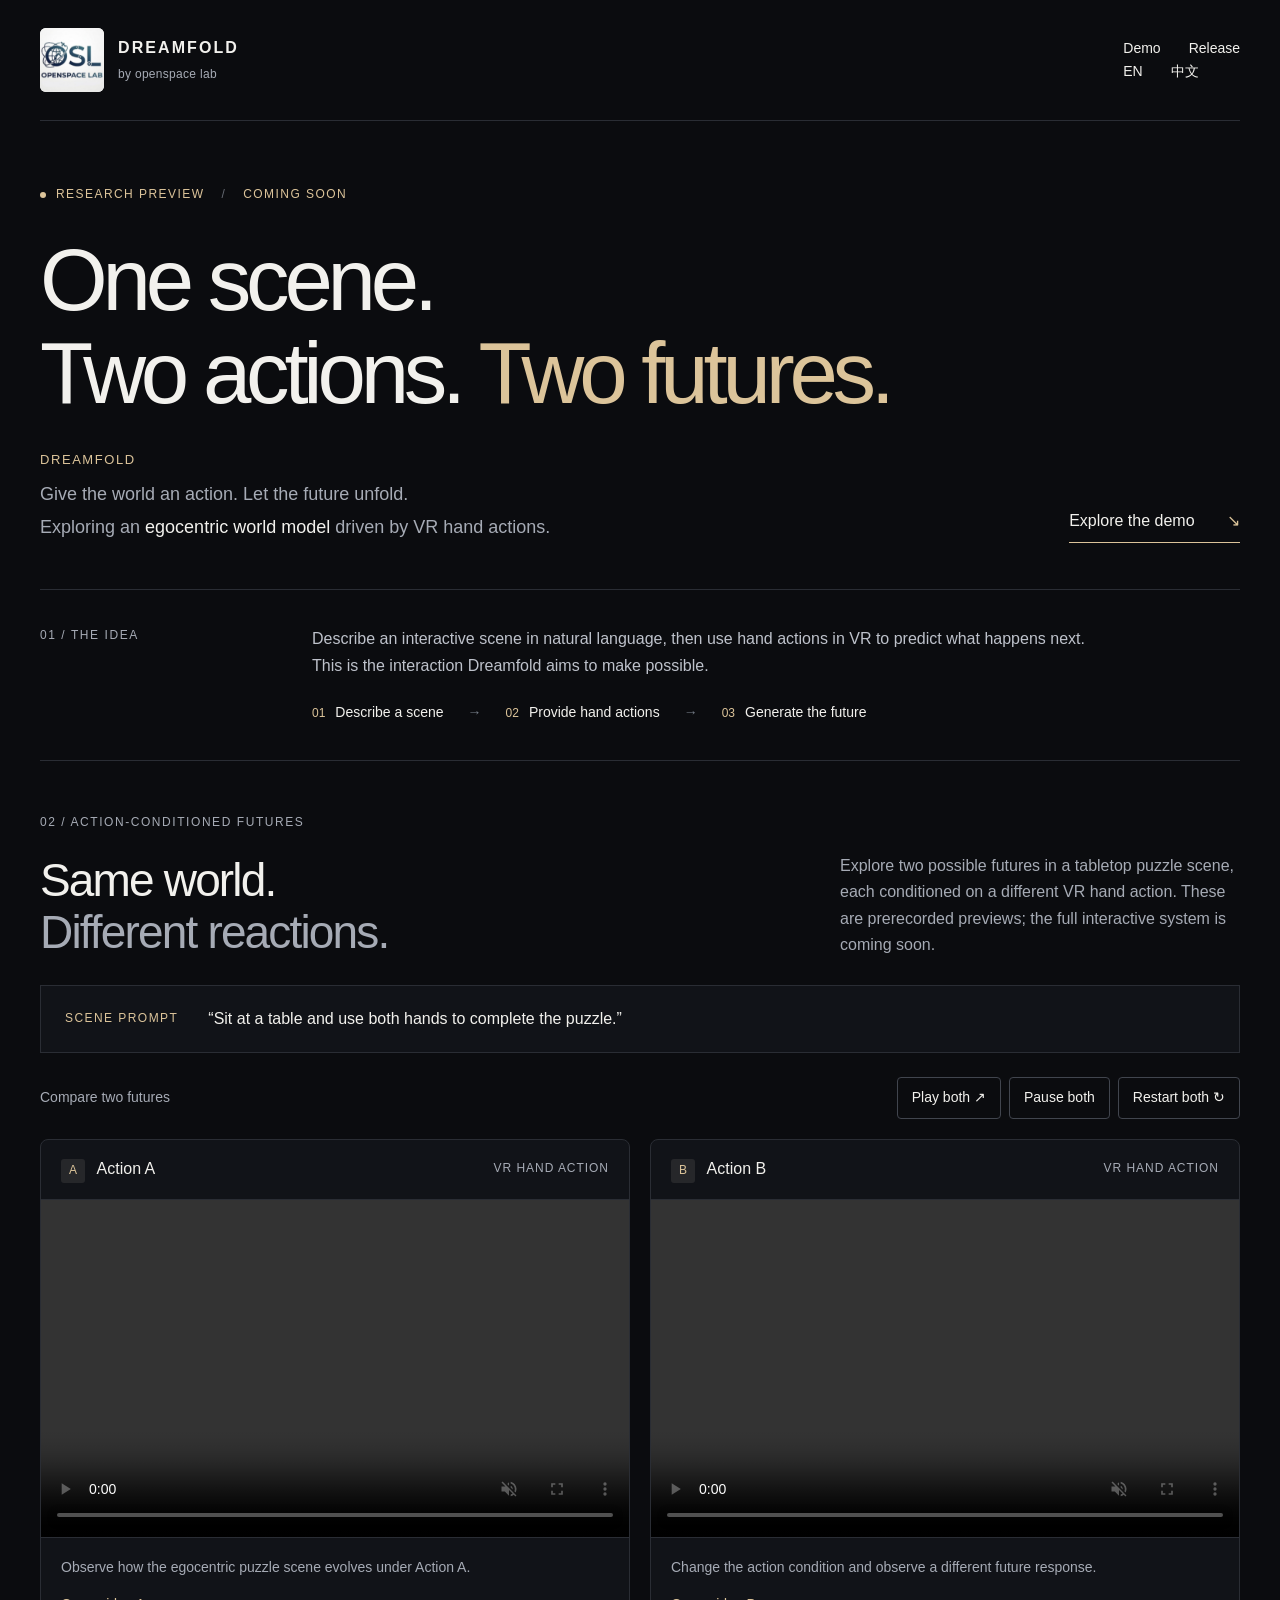
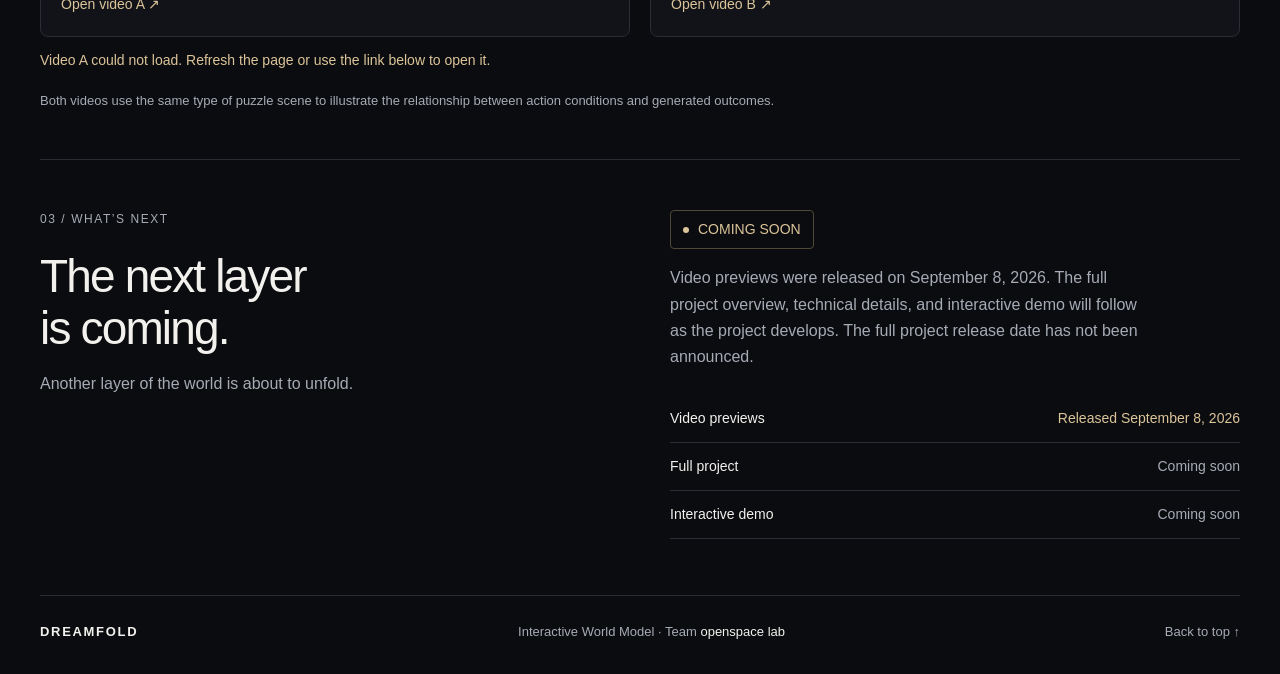
<file: index.html>
<!doctype html>
<html lang="en">
<head>
  <meta charset="utf-8">
  <meta name="viewport" content="width=device-width, initial-scale=1">
  <meta name="theme-color" content="#0b0c0f">
  <meta name="author" content="openspace lab">
  <title>Dreamfold — Interactive World Model · Coming Soon</title>
  <meta name="description" content="Dreamfold explores an egocentric world model driven by VR hand actions. Preview two action-conditioned futures. Full project coming soon.">
  <meta property="og:type" content="website">
  <meta property="og:title" content="Dreamfold — Interactive World Model">
  <meta property="og:description" content="One scene. Two actions. Two futures. A world model research preview. Full project coming soon.">
  <link rel="icon" href="./logo.png" type="image/png">
  <link rel="alternate" hreflang="en" href="./index.html">
  <link rel="alternate" hreflang="zh-CN" href="./zh.html">
  <link rel="stylesheet" href="./styles.css">
  <script src="./script.js" defer></script>
</head>
<body>
  <a class="skip-link" href="#main">Skip to main content</a>
  <div class="wrap">
    <header class="header">
      <a class="brand brand-lockup" href="./index.html" aria-label="Dreamfold · openspace lab home"><img class="brand-logo" src="./logo.png" alt="openspace lab logo" width="64" height="64"><span class="brand-text">DREAMFOLD<span class="team-credit">by openspace lab</span></span></a>
      <div class="header-nav"><nav aria-label="Main navigation"><a href="#demo">Demo</a><a href="#release">Release</a></nav><nav class="language-switch" aria-label="Language"><a href="./index.html" lang="en" hreflang="en" aria-current="page">EN</a><a href="./zh.html" lang="zh-CN" hreflang="zh-CN">中文</a></nav></div>
    </header>
    <main id="main">
      <section class="hero" aria-labelledby="hero-title">
        <div class="eyebrow"><span class="status-dot" aria-hidden="true"></span> RESEARCH PREVIEW <span class="divider">/</span> COMING SOON</div>
        <h1 id="hero-title">One scene.<br>Two actions. <span class="accent">Two futures.</span></h1>
        <div class="hero-bottom">
          <div><p class="subtitle">DREAMFOLD</p><p class="lead">Give the world an action. Let the future unfold.<br>Exploring an <strong>egocentric world model</strong> driven by VR hand actions.</p></div>
          <a class="text-link" href="#demo">Explore the demo <span aria-hidden="true">↘</span></a>
        </div>
      </section>
      <section class="concept" aria-label="Research concept">
        <div class="section-label">01 / THE IDEA</div>
        <div class="concept-content"><p>Describe an interactive scene in natural language, then use hand actions in VR to predict what happens next. This is the interaction Dreamfold aims to make possible.</p>
          <div class="pipeline"><div><span class="step">01</span>Describe a scene</div><span aria-hidden="true">→</span><div><span class="step">02</span>Provide hand actions</div><span aria-hidden="true">→</span><div><span class="step">03</span>Generate the future</div></div>
        </div>
      </section>
      <section class="demo" id="demo" aria-labelledby="demo-title">
        <div class="section-label">02 / ACTION-CONDITIONED FUTURES</div>
        <div class="section-top"><h2 id="demo-title">Same world.<br><span>Different reactions.</span></h2><p class="section-copy">Explore two possible futures in a tabletop puzzle scene, each conditioned on a different VR hand action. These are prerecorded previews; the full interactive system is coming soon.</p></div>
        <div class="prompt-block"><span class="prompt-label">SCENE PROMPT</span><p>“Sit at a table and use both hands to complete the puzzle.”</p></div>
        <div class="demo-toolbar" id="demo-toolbar" hidden><span>Compare two futures</span><div class="controls"><button id="play-all" type="button">Play both <span aria-hidden="true">↗</span></button><button id="pause-all" type="button">Pause both</button><button id="restart-all" type="button">Restart both <span aria-hidden="true">↻</span></button></div></div>
        <div class="compare">
          <article class="card"><div class="card-head"><h3><span class="action-letter">A</span> Action A</h3><span class="tag">VR HAND ACTION</span></div><div class="video-wrap"><video id="videoA" controls muted playsinline loop preload="metadata" aria-label="Future video conditioned on Action A" aria-describedby="caption-a"><source src="./49435776794c3f9425a80272c5150f27.mp4" type="video/mp4">Your browser does not support video playback. Use the link below to open the video.</video></div><div class="card-copy"><p id="caption-a">Observe how the egocentric puzzle scene evolves under Action A.</p><a href="./49435776794c3f9425a80272c5150f27.mp4">Open video A <span aria-hidden="true">↗</span></a></div></article>
          <article class="card"><div class="card-head"><h3><span class="action-letter">B</span> Action B</h3><span class="tag">VR HAND ACTION</span></div><div class="video-wrap"><video id="videoB" controls muted playsinline loop preload="metadata" aria-label="Future video conditioned on Action B" aria-describedby="caption-b"><source src="./1c7aef96aeb8b9680c5bc72e01ecaf62.mp4" type="video/mp4">Your browser does not support video playback. Use the link below to open the video.</video></div><div class="card-copy"><p id="caption-b">Change the action condition and observe a different future response.</p><a href="./1c7aef96aeb8b9680c5bc72e01ecaf62.mp4">Open video B <span aria-hidden="true">↗</span></a></div></article>
        </div>
        <p class="playback-status" id="playback-status" role="status" aria-live="polite"></p>
        <p class="demo-note">Both videos use the same type of puzzle scene to illustrate the relationship between action conditions and generated outcomes.</p>
      </section>
      <section class="release" id="release" aria-labelledby="release-title"><div><div class="section-label">03 / WHAT’S NEXT</div><h2 id="release-title">The next layer<br>is coming.</h2><p>Another layer of the world is about to unfold.</p></div><div class="release-details"><span class="release-badge"><span class="status-dot" aria-hidden="true"></span> COMING SOON</span><p>Video previews were released on <time datetime="2026-09-08">September 8, 2026</time>. The full project overview, technical details, and interactive demo will follow as the project develops. The full project release date has not been announced.</p><dl><div><dt>Video previews</dt><dd class="available">Released <time datetime="2026-09-08">September 8, 2026</time></dd></div><div><dt>Full project</dt><dd>Coming soon</dd></div><div><dt>Interactive demo</dt><dd>Coming soon</dd></div></dl></div></section>
    </main>
    <footer><a class="brand" href="./index.html">DREAMFOLD</a><span>Interactive World Model · Team <span class="team-name">openspace lab</span></span><a href="#hero-title">Back to top ↑</a></footer>
  </div>
</body>
</html>
</file>
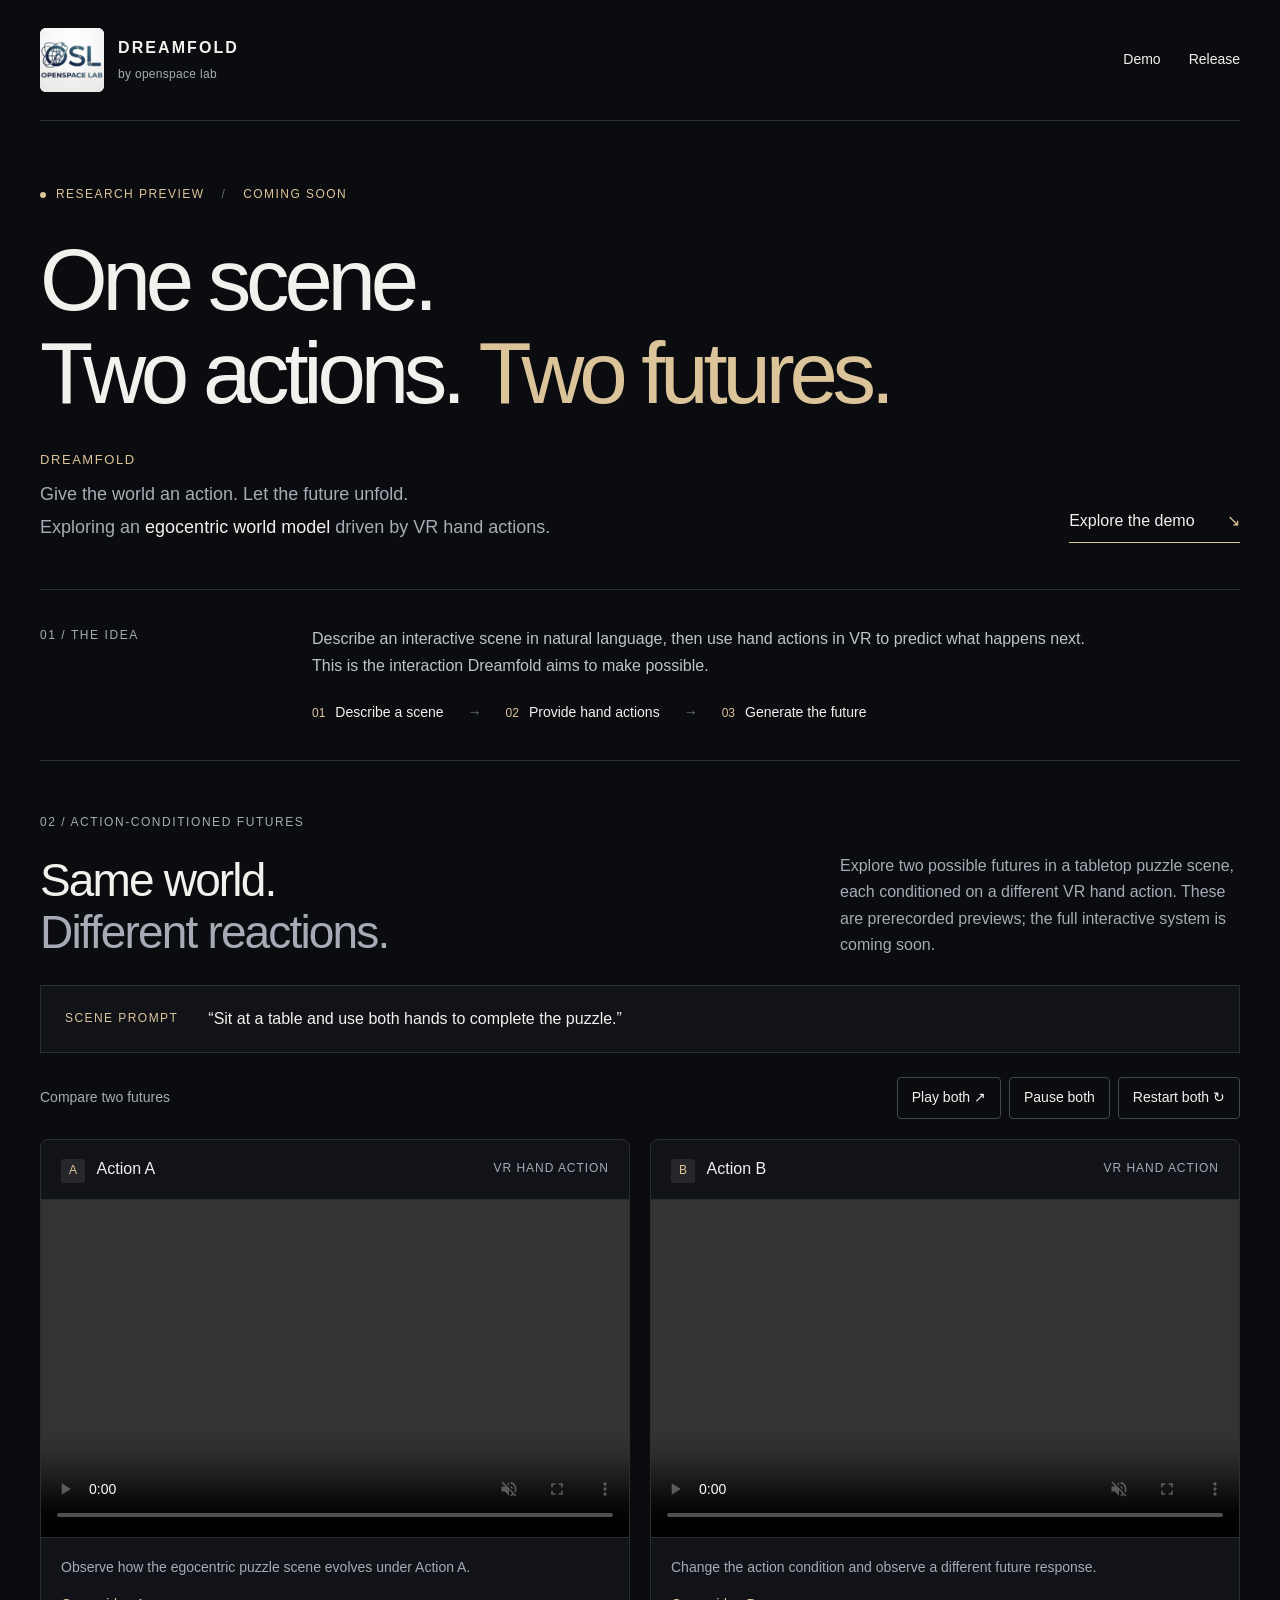
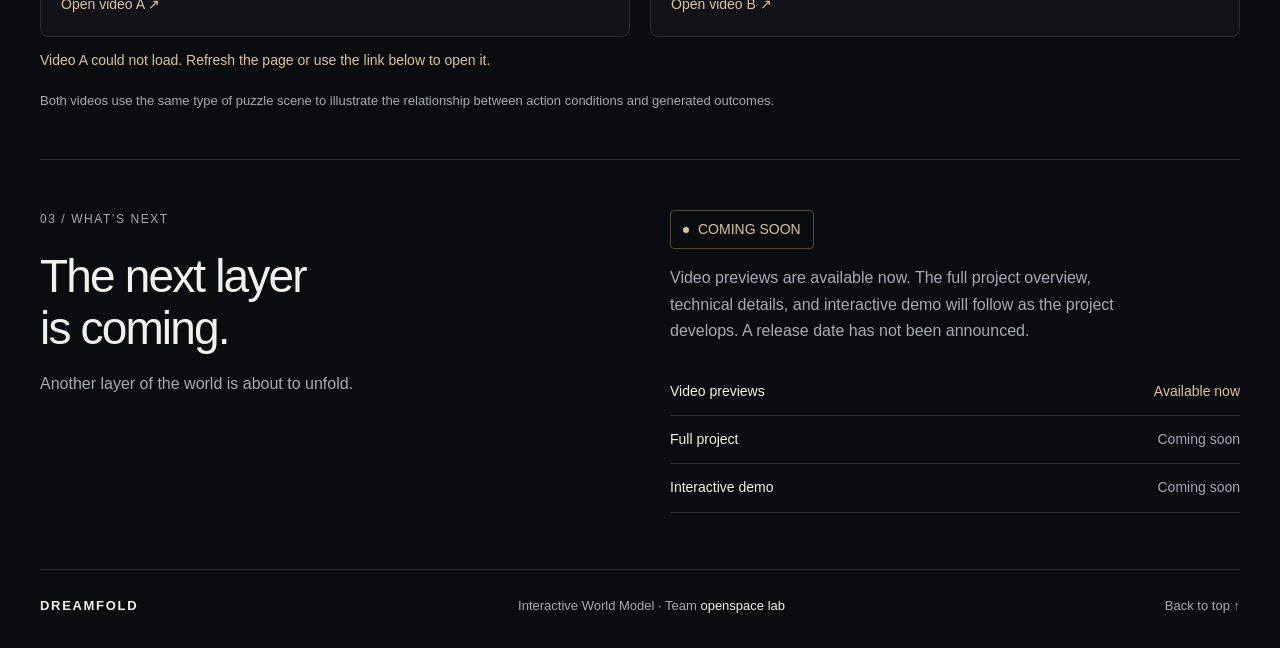
<file: world_model_simple_demo.html>
<!doctype html>
<html lang="en">
<head>
  <meta charset="utf-8">
  <meta name="viewport" content="width=device-width, initial-scale=1">
  <meta name="theme-color" content="#0b0c0f">
  <meta name="author" content="openspace lab">
  <title>Dreamfold — Interactive World Model · Coming Soon</title>
  <meta name="description" content="Dreamfold explores an egocentric world model driven by VR hand actions. Preview two action-conditioned futures. Full project coming soon.">
  <meta property="og:type" content="website">
  <meta property="og:title" content="Dreamfold — Interactive World Model">
  <meta property="og:description" content="One scene. Two actions. Two futures. A world model research preview. Full project coming soon.">
  <link rel="icon" href="./logo.png" type="image/png">
  <link rel="stylesheet" href="./styles.css">
  <script src="./script.js" defer></script>
</head>
<body>
  <a class="skip-link" href="#main">Skip to main content</a>
  <div class="wrap">
    <header class="header">
      <a class="brand brand-lockup" href="./" aria-label="Dreamfold · openspace lab home"><img class="brand-logo" src="./logo.png" alt="openspace lab logo" width="64" height="64"><span class="brand-text">DREAMFOLD<span class="team-credit">by openspace lab</span></span></a>
      <nav aria-label="Main navigation"><a href="#demo">Demo</a><a href="#release">Release</a></nav>
    </header>
    <main id="main">
      <section class="hero" aria-labelledby="hero-title">
        <div class="eyebrow"><span class="status-dot" aria-hidden="true"></span> RESEARCH PREVIEW <span class="divider">/</span> COMING SOON</div>
        <h1 id="hero-title">One scene.<br>Two actions. <span class="accent">Two futures.</span></h1>
        <div class="hero-bottom">
          <div><p class="subtitle">DREAMFOLD</p><p class="lead">Give the world an action. Let the future unfold.<br>Exploring an <strong>egocentric world model</strong> driven by VR hand actions.</p></div>
          <a class="text-link" href="#demo">Explore the demo <span aria-hidden="true">↘</span></a>
        </div>
      </section>
      <section class="concept" aria-label="Research concept">
        <div class="section-label">01 / THE IDEA</div>
        <div class="concept-content"><p>Describe an interactive scene in natural language, then use hand actions in VR to predict what happens next. This is the interaction Dreamfold aims to make possible.</p>
          <div class="pipeline"><div><span class="step">01</span>Describe a scene</div><span aria-hidden="true">→</span><div><span class="step">02</span>Provide hand actions</div><span aria-hidden="true">→</span><div><span class="step">03</span>Generate the future</div></div>
        </div>
      </section>
      <section class="demo" id="demo" aria-labelledby="demo-title">
        <div class="section-label">02 / ACTION-CONDITIONED FUTURES</div>
        <div class="section-top"><h2 id="demo-title">Same world.<br><span>Different reactions.</span></h2><p class="section-copy">Explore two possible futures in a tabletop puzzle scene, each conditioned on a different VR hand action. These are prerecorded previews; the full interactive system is coming soon.</p></div>
        <div class="prompt-block"><span class="prompt-label">SCENE PROMPT</span><p>“Sit at a table and use both hands to complete the puzzle.”</p></div>
        <div class="demo-toolbar" id="demo-toolbar" hidden><span>Compare two futures</span><div class="controls"><button id="play-all" type="button">Play both <span aria-hidden="true">↗</span></button><button id="pause-all" type="button">Pause both</button><button id="restart-all" type="button">Restart both <span aria-hidden="true">↻</span></button></div></div>
        <div class="compare">
          <article class="card"><div class="card-head"><h3><span class="action-letter">A</span> Action A</h3><span class="tag">VR HAND ACTION</span></div><div class="video-wrap"><video id="videoA" controls muted playsinline loop preload="metadata" aria-label="Future video conditioned on Action A" aria-describedby="caption-a"><source src="./49435776794c3f9425a80272c5150f27.mp4" type="video/mp4">Your browser does not support video playback. Use the link below to open the video.</video></div><div class="card-copy"><p id="caption-a">Observe how the egocentric puzzle scene evolves under Action A.</p><a href="./49435776794c3f9425a80272c5150f27.mp4">Open video A <span aria-hidden="true">↗</span></a></div></article>
          <article class="card"><div class="card-head"><h3><span class="action-letter">B</span> Action B</h3><span class="tag">VR HAND ACTION</span></div><div class="video-wrap"><video id="videoB" controls muted playsinline loop preload="metadata" aria-label="Future video conditioned on Action B" aria-describedby="caption-b"><source src="./1c7aef96aeb8b9680c5bc72e01ecaf62.mp4" type="video/mp4">Your browser does not support video playback. Use the link below to open the video.</video></div><div class="card-copy"><p id="caption-b">Change the action condition and observe a different future response.</p><a href="./1c7aef96aeb8b9680c5bc72e01ecaf62.mp4">Open video B <span aria-hidden="true">↗</span></a></div></article>
        </div>
        <p class="playback-status" id="playback-status" role="status" aria-live="polite"></p>
        <p class="demo-note">Both videos use the same type of puzzle scene to illustrate the relationship between action conditions and generated outcomes.</p>
      </section>
      <section class="release" id="release" aria-labelledby="release-title"><div><div class="section-label">03 / WHAT’S NEXT</div><h2 id="release-title">The next layer<br>is coming.</h2><p>Another layer of the world is about to unfold.</p></div><div class="release-details"><span class="release-badge"><span class="status-dot" aria-hidden="true"></span> COMING SOON</span><p>Video previews are available now. The full project overview, technical details, and interactive demo will follow as the project develops. A release date has not been announced.</p><dl><div><dt>Video previews</dt><dd class="available">Available now</dd></div><div><dt>Full project</dt><dd>Coming soon</dd></div><div><dt>Interactive demo</dt><dd>Coming soon</dd></div></dl></div></section>
    </main>
    <footer><a class="brand" href="./">DREAMFOLD</a><span>Interactive World Model · Team <span class="team-name">openspace lab</span></span><a href="#hero-title">Back to top ↑</a></footer>
  </div>
</body>
</html>
</file>
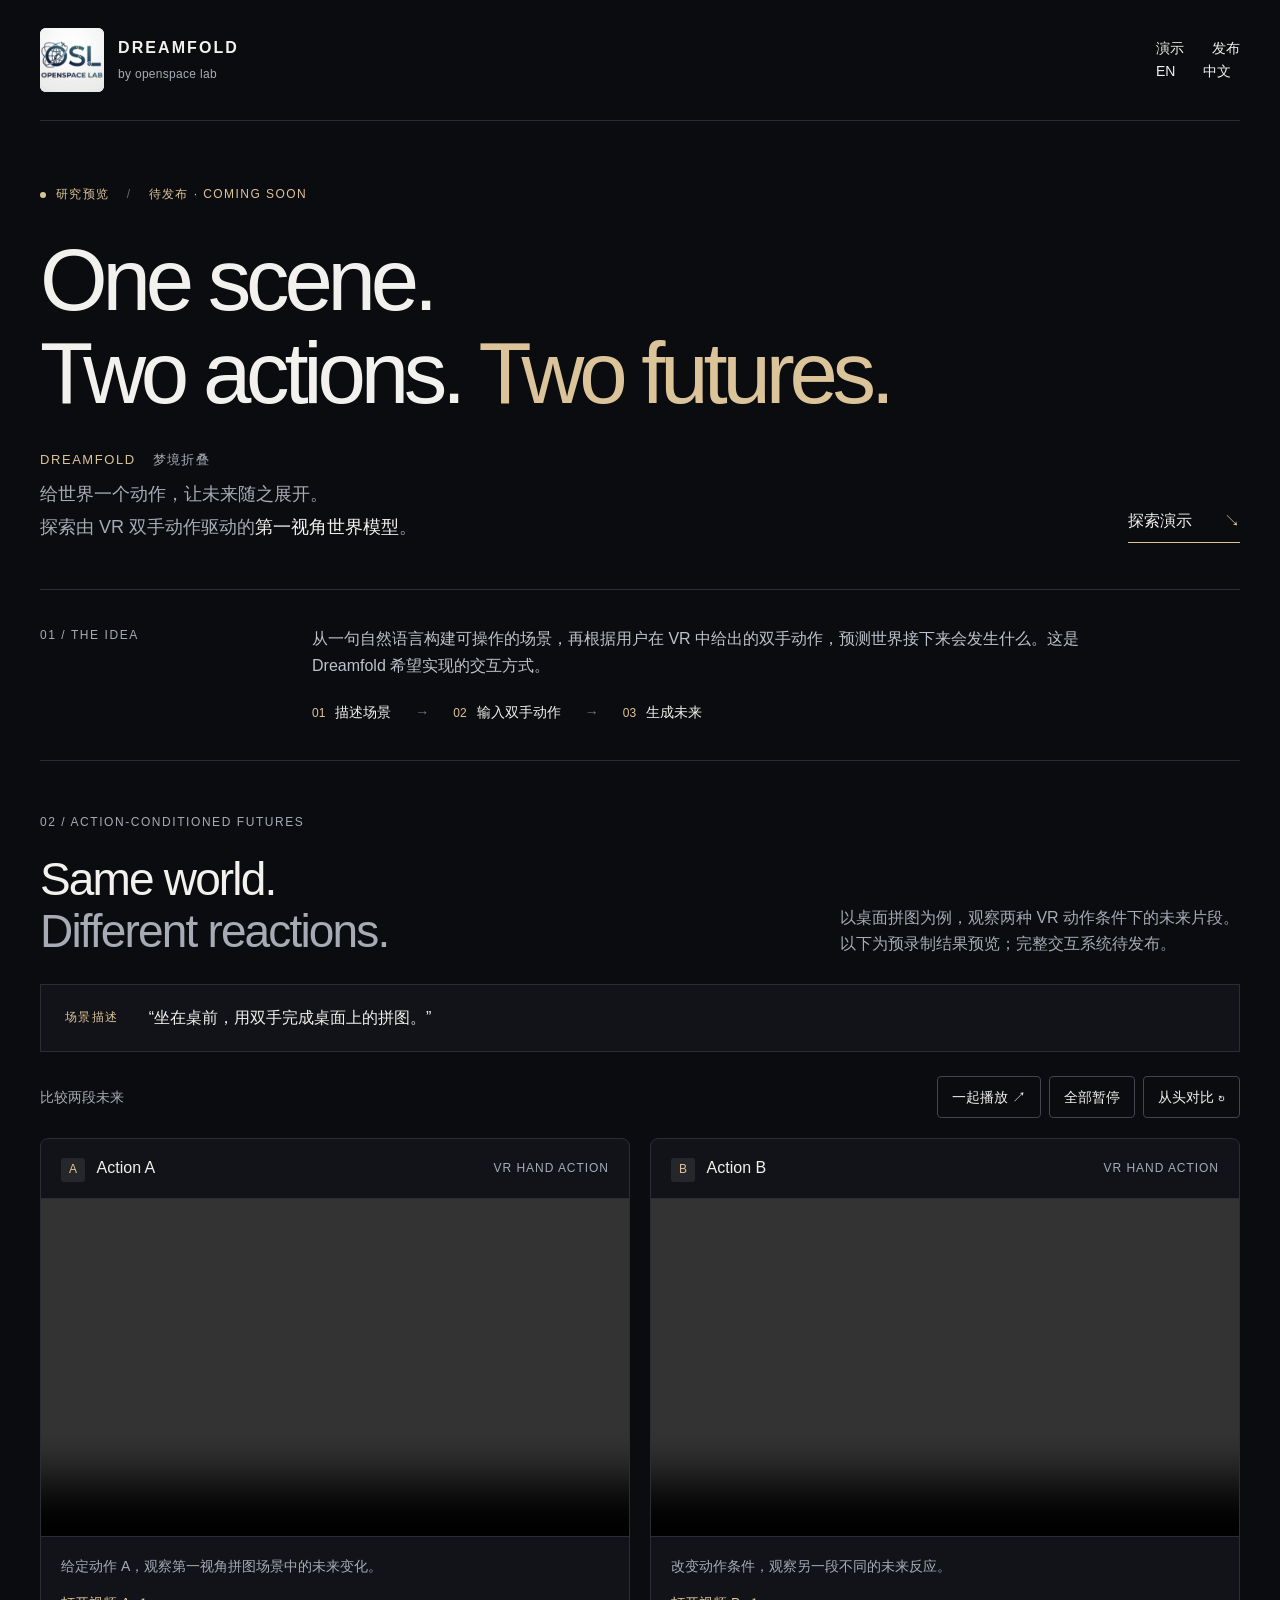
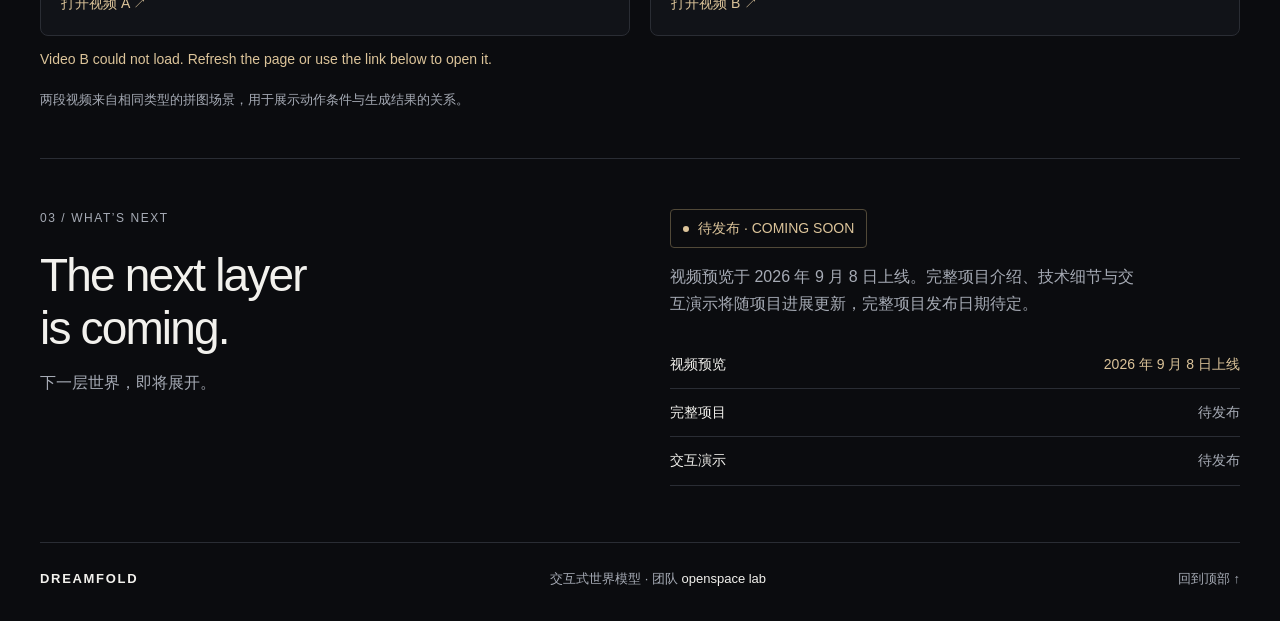
<file: zh.html>
<!doctype html>
<html lang="zh-CN">
<head>
  <meta charset="utf-8">
  <meta name="viewport" content="width=device-width, initial-scale=1">
  <meta name="theme-color" content="#0b0c0f">
  <meta name="author" content="openspace lab">
  <title>Dreamfold · 梦境折叠 — 交互式世界模型 · 待发布</title>
  <meta name="description" content="Dreamfold 梦境折叠：探索由 VR 双手动作驱动的第一视角世界模型。观看两种动作条件下的未来视频预览，完整项目待发布。">
  <meta property="og:type" content="website">
  <meta property="og:title" content="Dreamfold · 梦境折叠 — 交互式世界模型">
  <meta property="og:description" content="一个场景，两种动作，两种未来。世界模型研究预览 · 完整项目待发布。">
  <link rel="icon" href="./logo.png" type="image/png">
  <link rel="alternate" hreflang="en" href="./index.html">
  <link rel="alternate" hreflang="zh-CN" href="./zh.html">
  <link rel="stylesheet" href="./styles.css">
  <script src="./script.js" defer></script>
</head>
<body>
  <a class="skip-link" href="#main">跳转到主要内容</a>
  <div class="wrap">
    <header class="header">
      <a class="brand brand-lockup" href="./zh.html" aria-label="Dreamfold · openspace lab 首页"><img class="brand-logo" src="./logo.png" alt="openspace lab 标志" width="64" height="64"><span class="brand-text">DREAMFOLD<span class="team-credit">by openspace lab</span></span></a>
      <div class="header-nav"><nav aria-label="主导航"><a href="#demo">演示</a><a href="#release">发布</a></nav><nav class="language-switch" aria-label="语言切换"><a href="./index.html" lang="en" hreflang="en">EN</a><a href="./zh.html" lang="zh-CN" hreflang="zh-CN" aria-current="page">中文</a></nav></div>
    </header>
    <main id="main">
      <section class="hero" aria-labelledby="hero-title">
        <div class="eyebrow"><span class="status-dot" aria-hidden="true"></span> 研究预览 <span class="divider">/</span> 待发布 · COMING SOON</div>
        <h1 id="hero-title">One scene.<br>Two actions. <span class="accent">Two futures.</span></h1>
        <div class="hero-bottom">
          <div><p class="subtitle">DREAMFOLD <span>梦境折叠</span></p><p class="lead">给世界一个动作，让未来随之展开。<br>探索由 VR 双手动作驱动的<strong>第一视角世界模型</strong>。</p></div>
          <a class="text-link" href="#demo">探索演示 <span aria-hidden="true">↘</span></a>
        </div>
      </section>
      <section class="concept" aria-label="研究设想">
        <div class="section-label">01 / THE IDEA</div>
        <div class="concept-content"><p>从一句自然语言构建可操作的场景，再根据用户在 VR 中给出的双手动作，预测世界接下来会发生什么。这是 Dreamfold 希望实现的交互方式。</p>
          <div class="pipeline"><div><span class="step">01</span>描述场景</div><span aria-hidden="true">→</span><div><span class="step">02</span>输入双手动作</div><span aria-hidden="true">→</span><div><span class="step">03</span>生成未来</div></div>
        </div>
      </section>
      <section class="demo" id="demo" aria-labelledby="demo-title">
        <div class="section-label">02 / ACTION-CONDITIONED FUTURES</div>
        <div class="section-top"><h2 id="demo-title">Same world.<br><span>Different reactions.</span></h2><p class="section-copy">以桌面拼图为例，观察两种 VR 动作条件下的未来片段。以下为预录制结果预览；完整交互系统待发布。</p></div>
        <div class="prompt-block"><span class="prompt-label">场景描述</span><p>“坐在桌前，用双手完成桌面上的拼图。”</p></div>
        <div class="demo-toolbar" id="demo-toolbar" hidden><span>比较两段未来</span><div class="controls"><button id="play-all" type="button">一起播放 <span aria-hidden="true">↗</span></button><button id="pause-all" type="button">全部暂停</button><button id="restart-all" type="button">从头对比 <span aria-hidden="true">↻</span></button></div></div>
        <div class="compare">
          <article class="card"><div class="card-head"><h3><span class="action-letter">A</span> Action A</h3><span class="tag">VR HAND ACTION</span></div><div class="video-wrap"><video id="videoA" controls muted playsinline loop preload="metadata" aria-label="动作 A 条件下的未来视频" aria-describedby="caption-a"><source src="./49435776794c3f9425a80272c5150f27.mp4" type="video/mp4">浏览器不支持视频播放，请使用下方链接打开视频。</video></div><div class="card-copy"><p id="caption-a">给定动作 A，观察第一视角拼图场景中的未来变化。</p><a href="./49435776794c3f9425a80272c5150f27.mp4">打开视频 A <span aria-hidden="true">↗</span></a></div></article>
          <article class="card"><div class="card-head"><h3><span class="action-letter">B</span> Action B</h3><span class="tag">VR HAND ACTION</span></div><div class="video-wrap"><video id="videoB" controls muted playsinline loop preload="metadata" aria-label="动作 B 条件下的未来视频" aria-describedby="caption-b"><source src="./1c7aef96aeb8b9680c5bc72e01ecaf62.mp4" type="video/mp4">浏览器不支持视频播放，请使用下方链接打开视频。</video></div><div class="card-copy"><p id="caption-b">改变动作条件，观察另一段不同的未来反应。</p><a href="./1c7aef96aeb8b9680c5bc72e01ecaf62.mp4">打开视频 B <span aria-hidden="true">↗</span></a></div></article>
        </div>
        <p class="playback-status" id="playback-status" role="status" aria-live="polite"></p>
        <p class="demo-note">两段视频来自相同类型的拼图场景，用于展示动作条件与生成结果的关系。</p>
      </section>
      <section class="release" id="release" aria-labelledby="release-title"><div><div class="section-label">03 / WHAT’S NEXT</div><h2 id="release-title">The next layer<br>is coming.</h2><p>下一层世界，即将展开。</p></div><div class="release-details"><span class="release-badge"><span class="status-dot" aria-hidden="true"></span> 待发布 · COMING SOON</span><p>视频预览于 <time datetime="2026-09-08">2026 年 9 月 8 日</time>上线。完整项目介绍、技术细节与交互演示将随项目进展更新，完整项目发布日期待定。</p><dl><div><dt>视频预览</dt><dd class="available"><time datetime="2026-09-08">2026 年 9 月 8 日</time>上线</dd></div><div><dt>完整项目</dt><dd>待发布</dd></div><div><dt>交互演示</dt><dd>待发布</dd></div></dl></div></section>
    </main>
    <footer><a class="brand" href="./zh.html">DREAMFOLD</a><span>交互式世界模型 · 团队 <span class="team-name">openspace lab</span></span><a href="#hero-title">回到顶部 ↑</a></footer>
  </div>
</body>
</html>
</file>
<file: styles.css>
:root{color-scheme:dark;--bg:#0b0c0f;--panel:#111318;--text:#f2f1ed;--muted:#a6abb5;--line:#2a2d34;--accent:#dcc49a;font-family:Inter,"Helvetica Neue",Arial,"PingFang SC","Microsoft YaHei",sans-serif;font-synthesis:none}
*{box-sizing:border-box}html{scroll-behavior:smooth;scroll-padding-top:24px}body{margin:0;background:var(--bg);color:var(--text);line-height:1.65;font-size:16px}a{color:inherit;text-decoration:none}button{font:inherit}a,button{-webkit-tap-highlight-color:transparent}a:hover{color:var(--accent)}:focus-visible{outline:2px solid var(--accent);outline-offset:6px}::selection{background:var(--accent);color:var(--bg)}.wrap{width:min(1200px,calc(100% - 80px));margin:auto}.skip-link{position:absolute;left:20px;top:-100px;padding:12px;background:var(--text);color:var(--bg);z-index:5}.skip-link:focus{top:12px}.header{display:flex;justify-content:space-between;align-items:center;gap:24px;padding:28px 0;border-bottom:1px solid var(--line)}.brand{font-size:16px;font-weight:700;letter-spacing:.13em;white-space:nowrap}.brand-lockup{display:inline-flex;align-items:center;gap:14px}.brand-logo{display:block;width:64px;height:64px;object-fit:contain;flex-shrink:0;border-radius:6px;background:#fff}.brand-text{display:flex;flex-direction:column;gap:3px}.team-credit{font-size:12px;letter-spacing:.025em;font-weight:400;color:var(--muted)}.team-name{color:var(--text)}nav{display:flex;gap:28px;font-size:14px}nav span{margin-left:5px;color:var(--muted)}.hero{padding:64px 0 46px;border-bottom:1px solid var(--line)}.eyebrow{display:flex;align-items:center;flex-wrap:wrap;gap:10px;color:var(--accent);font-size:12px;letter-spacing:.12em;margin-bottom:28px}.status-dot{display:inline-block;width:6px;height:6px;border-radius:50%;background:var(--accent);flex-shrink:0}.divider{color:#676b74;margin:0 7px}h1{font-size:clamp(46px,6.8vw,88px);letter-spacing:-.06em;line-height:1.07;font-weight:500;margin:0}.accent{color:var(--accent)}.hero-bottom{display:flex;justify-content:space-between;align-items:flex-end;gap:30px;margin-top:30px}.subtitle{font-size:13px;letter-spacing:.12em;color:var(--accent);margin:0 0 8px}.subtitle span{margin-left:12px;color:var(--muted);letter-spacing:.1em}.lead{font-size:18px;color:var(--muted);margin:0;line-height:1.8}.lead strong{color:var(--text);font-weight:500}.text-link{font-size:16px;white-space:nowrap;padding:8px 0;border-bottom:1px solid var(--accent)}.text-link span{margin-left:28px;color:var(--accent)}.section-label{color:var(--muted);font-size:12px;letter-spacing:.13em}.concept{display:grid;grid-template-columns:240px 1fr;gap:32px;padding:36px 0;border-bottom:1px solid var(--line)}.concept-content>p{margin:0;color:#bec2cb;max-width:780px}.pipeline{display:flex;align-items:center;gap:24px;margin-top:22px;font-size:14px}.pipeline>span{color:#747b86}.step{color:var(--accent);font-size:12px;margin-right:10px}.demo{padding:52px 0 48px}.section-top{display:flex;justify-content:space-between;align-items:flex-end;gap:44px;margin:20px 0 26px}h2{font-size:clamp(32px,3.6vw,46px);line-height:1.14;letter-spacing:-.04em;font-weight:500;margin:0}h2 span{color:var(--muted)}.section-copy{max-width:400px;margin:0;color:var(--muted);font-size:16px}.prompt-block{display:flex;align-items:center;gap:30px;padding:20px 24px;border:1px solid var(--line);background:var(--panel)}.prompt-label{font-size:12px;color:var(--accent);letter-spacing:.12em;white-space:nowrap}.prompt-block p{margin:0;font-size:16px}.demo-toolbar{display:flex;justify-content:space-between;align-items:center;gap:14px;margin:24px 0 16px;font-size:14px;color:var(--muted)}[hidden]{display:none!important}.controls{display:flex;gap:8px;flex-wrap:wrap}button{border:1px solid #41454e;background:transparent;color:var(--text);padding:8px 14px;cursor:pointer;font-size:14px;border-radius:4px;min-height:42px}button:hover{border-color:var(--accent);color:var(--accent);background:#1b1b1b}button:disabled{opacity:.5;cursor:wait}.compare{display:grid;grid-template-columns:1fr 1fr;gap:20px;margin-top:20px}.card{border:1px solid var(--line);background:var(--panel);border-radius:8px;overflow:hidden}.card-head{display:flex;justify-content:space-between;align-items:center;padding:16px 20px;gap:12px}.card-head h3{font-size:16px;font-weight:500;margin:0}.action-letter{display:inline-flex;align-items:center;justify-content:center;font-size:12px;width:24px;height:24px;background:#26272a;color:var(--accent);margin-right:8px;border-radius:3px}.tag{font-size:12px;letter-spacing:.08em;color:var(--muted)}.video-wrap{background:#050505;aspect-ratio:832/480;border-top:1px solid var(--line);border-bottom:1px solid var(--line)}video{display:block;width:100%;height:100%;object-fit:contain}.card-copy{padding:18px 20px}.card-copy p{font-size:14px;color:var(--muted);margin:0 0 12px}.card-copy a{font-size:14px;color:var(--accent)}.playback-status{font-size:14px;color:var(--accent);margin:12px 0 0}.playback-status:empty{display:none}.demo-note{font-size:13px;color:var(--muted);margin:18px 0 0}.release{border-top:1px solid var(--line);display:grid;grid-template-columns:1fr 1fr;gap:60px;padding:50px 0 56px}.release h2{margin-top:20px}.release>div>p{color:var(--muted);font-size:16px}.release-badge{display:inline-flex;align-items:center;gap:9px;color:var(--accent);font-size:14px;border:1px solid #514938;padding:7px 12px;border-radius:4px}.release-details>p{max-width:470px}.release dl{margin:24px 0 0}.release dl>div{display:flex;justify-content:space-between;border-bottom:1px solid var(--line);padding:12px 0;font-size:14px}.release dd{color:var(--muted);margin:0}.release dd.available{color:var(--accent)}footer{display:flex;justify-content:space-between;align-items:center;gap:24px;flex-wrap:wrap;border-top:1px solid var(--line);padding:25px 0 32px;color:var(--muted);font-size:13px}footer .brand{font-size:13px;color:var(--text)}
@media(min-width:1000px){h1 .accent{white-space:nowrap}}
@media(max-width:760px){.wrap{width:calc(100% - 36px)}.header{padding:18px 0;gap:12px;flex-wrap:wrap}.header nav{margin-left:auto}.brand{font-size:14px}.brand-lockup{gap:10px}.brand-logo{width:48px;height:48px}nav{gap:16px}nav span{display:none}.hero{padding:42px 0 32px}.eyebrow{font-size:12px;letter-spacing:.03em;gap:7px}.divider{margin:0 2px}h1{font-size:clamp(40px,8.8vw,64px)}h1 .accent{display:block}.hero-bottom{display:block;margin-top:24px}.lead{font-size:16px}.text-link{display:inline-block;margin-top:22px}.concept{grid-template-columns:1fr;gap:16px;padding:28px 0}.pipeline{gap:12px;flex-wrap:wrap}.step{margin-right:5px}.demo{padding:36px 0}.section-top{display:block;margin-top:16px}.section-copy{margin-top:20px;max-width:none}.prompt-block{display:block;padding:16px}.prompt-block p{margin-top:8px}.demo-toolbar{align-items:flex-start;flex-direction:column}.controls{width:100%}.controls button{flex:1;padding:8px;white-space:nowrap}.compare{grid-template-columns:1fr;gap:18px}.card-head,.card-copy{padding:16px}.release{grid-template-columns:1fr;gap:28px;padding:36px 0}footer{gap:14px}footer>span{order:3;width:100%}}
@media(prefers-reduced-motion:reduce){html{scroll-behavior:auto}}
</file>
